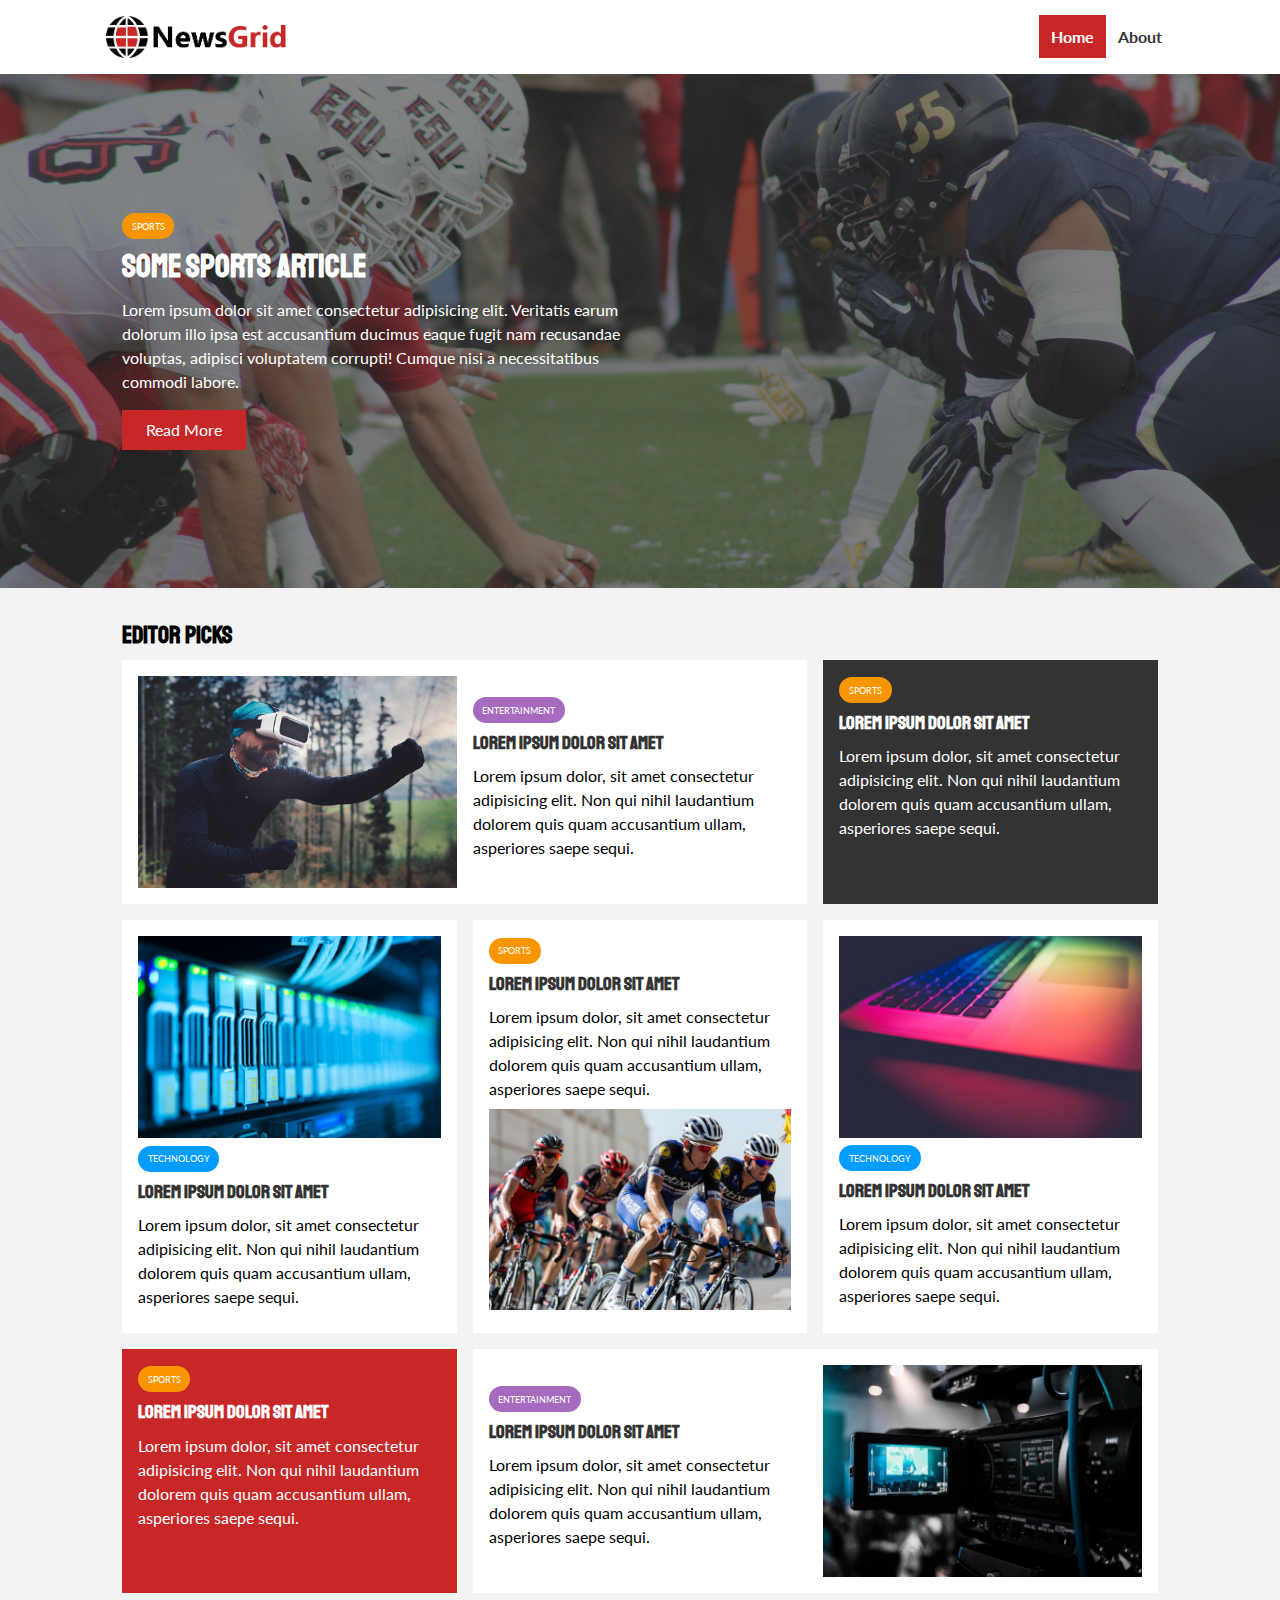
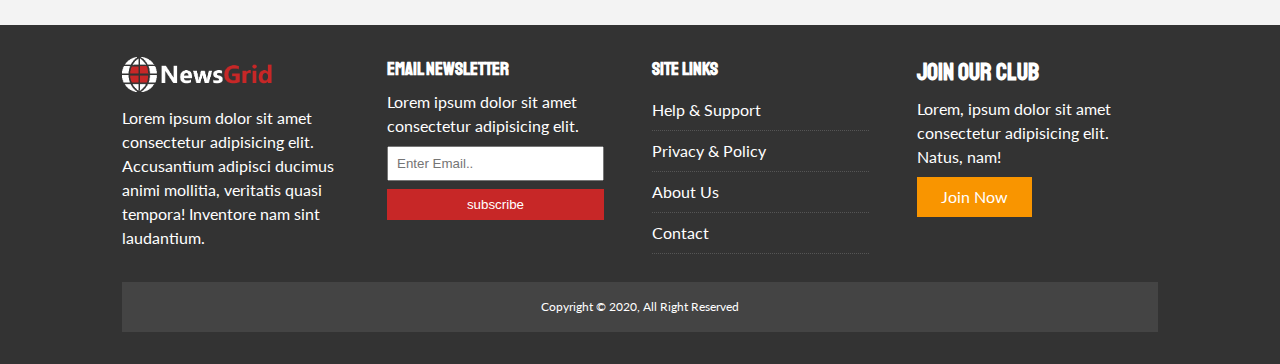
<file: index.html>
<!DOCTYPE html>
<html lang="en">
<head>
    <meta charset="UTF-8">
    <meta name="viewport" content="width=device-width, initial-scale=1.0">
    <link rel="stylesheet" href="https://use.fontawesome.com/releases/v5.14.0/css/all.css" integrity="sha384-HzLeBuhoNPvSl5KYnjx0BT+WB0QEEqLprO+NBkkk5gbc67FTaL7XIGa2w1L0Xbgc" crossorigin="anonymous">
    <link href="https://fonts.googleapis.com/css2?family=Lato&family=Staatliches&display=swap" rel="stylesheet">
    <link rel="stylesheet" href="style.css">
    <link rel="stylesheet" media="screen and (max-width:768px)" href="mobile.css">
    <title>NewsGrid | Latest News</title>
</head>
<body>
    <nav id="main-nav">
        <div class="container">
            <img src="img/logo.png" alt="NewsGrid" class="logo">
            <div class="social">
                <a href="http://facebook.com" target="_blank"><i class="fab fa-facebook fa-2x"></i></a>
                <a href="http://twitter.com" target="_blank"><i class="fab fa-twitter fa-2x"></i></a>
                <a href="http://instagram.com" target="_blank"><i class="fab fa-instagram fa-2x"></i></a>
                <a href="http://youtube.com" target="_blank"><i class="fab fa-youtube fa-2x"></i></a>
            </div>
            <ul>
                <li><a class="current" href="index.html">Home</a></li>
                <li><a href="about.html">About</a></li>
            </div>
            </ul>
        </div>
    </nav>

    <!-- Showcase -->

    <header id="showcase">
        <div class="container">
            <div class="showcase-container">
                <div class="showcase-content">
                    <div class="category category-sports">Sports</div>
                    <h1 id="mars">Some Sports Article</h1>
                    <p>Lorem ipsum dolor sit amet consectetur adipisicing elit. Veritatis earum dolorum illo ipsa est accusantium ducimus eaque fugit nam recusandae voluptas, adipisci voluptatem corrupti! Cumque nisi a necessitatibus commodi labore.</p>
                    <a href="article.html" class="btn btn-primary">Read More</a>
                </div>
            </div>
        </div>
    </header>

    <!-- Home Articles -->
    <section id="home-articles" class="py-2">
        <div class="container">
            <h2>Editor Picks</h2>
            <div class="articles-container">
                <article class="card">
                    <img src="img/articles/ent1.jpg" alt="">
                    <div>
                        <div class="category category-ent">Entertainment</div>
                        <h3>
                            <a href="article.html" class="earth">Lorem ipsum dolor sit amet</a>
                        </h3>
                        <p>Lorem ipsum dolor, sit amet consectetur adipisicing elit. Non qui nihil laudantium dolorem quis quam accusantium ullam, asperiores saepe sequi.</p>
                    </div>
                </article>
                <article class="card bg-dark">
                        <div class="category category-sports">Sports</div>
                        <h3>
                            <a href="article.html" class="earth">Lorem ipsum dolor sit amet</a>
                        </h3>
                        <p>Lorem ipsum dolor, sit amet consectetur adipisicing elit. Non qui nihil laudantium dolorem quis quam accusantium ullam, asperiores saepe sequi.</p>
                </article>
                <article class="card">
                    <img src="img/articles/tech1.jpg" alt="">
                    <div class="category category-tech">Technology</div>
                    <h3>
                        <a href="article.html" class="earth">Lorem ipsum dolor sit amet</a>
                    </h3>
                    <p>Lorem ipsum dolor, sit amet consectetur adipisicing elit. Non qui nihil laudantium dolorem quis quam accusantium ullam, asperiores saepe sequi.</p>
            </article>
            <article class="card">
                <div class="category category-sports">Sports</div>
                <h3>
                    <a href="article.html" class="earth">Lorem ipsum dolor sit amet</a>
                </h3>
                <p>Lorem ipsum dolor, sit amet consectetur adipisicing elit. Non qui nihil laudantium dolorem quis quam accusantium ullam, asperiores saepe sequi.</p>
                <img src="img/articles/sports1.jpg" alt="">
            </article>
            <article class="card">
                <img src="img/articles/tech2.jpg" alt="">
                <div class="category category-tech">Technology</div>
                <h3>
                    <a href="article.html" class="earth">Lorem ipsum dolor sit amet</a>
                </h3>
                <p>Lorem ipsum dolor, sit amet consectetur adipisicing elit. Non qui nihil laudantium dolorem quis quam accusantium ullam, asperiores saepe sequi.</p>
            </article>
            <article class="card bg-primary">
                <div class="category category-sports">Sports</div>
                <h3>
                    <a href="article.html" class="earth">Lorem ipsum dolor sit amet</a>
                </h3>
                <p>Lorem ipsum dolor, sit amet consectetur adipisicing elit. Non qui nihil laudantium dolorem quis quam accusantium ullam, asperiores saepe sequi.</p>
            </article>
            <article class="card">
                <div>
                    <div class="category category-ent">Entertainment</div>
                    <h3>
                        <a href="article.html" class="earth">Lorem ipsum dolor sit amet</a>
                    </h3>
                    <p>Lorem ipsum dolor, sit amet consectetur adipisicing elit. Non qui nihil laudantium dolorem quis quam accusantium ullam, asperiores saepe sequi.</p>
                </div>
                <img src="img/articles/ent2.jpg" alt="">
            </article>
            </div>
        </div>
    </section>

    <!-- Footer -->
    <footer id="main-footer" class="py-2">
        <div class="container footer-container">
            <div>
                <img src="img/logo_light.png" alt="NewsGrid">
                <p>Lorem ipsum dolor sit amet consectetur adipisicing elit. Accusantium adipisci ducimus animi mollitia, veritatis quasi tempora! Inventore nam sint laudantium.</p>
            </div>
            <div>
                <h3>Email Newsletter</h3>
                <p>Lorem ipsum dolor sit amet consectetur adipisicing elit.</p>
                <form method="POST" date-netlify="true" name="contact">
                    <input type="email" placeholder="Enter Email..">
                    <input type="submit" value="subscribe" class="btn btn-primary">
                </form>
            </div>
            <div>
                <h3>Site Links</h3>
                <ul class="list">
                    <li><a href="#">Help & Support</a></li>
                    <li><a href="#">Privacy & Policy</a></li>
                    <li><a href="#">About Us</a></li>
                    <li><a href="#">Contact</a></li>
                </ul>
            </div>
            <div>
                <h2>Join Our Club</h2>
                <p>Lorem, ipsum dolor sit amet consectetur adipisicing elit. Natus, nam!</p>
                <a href="#" class="btn btn-secondary">Join Now</a>
            </div>
            <div>
                <p>
                    Copyright &copy; 2020, All Right Reserved
                </p>
            </div>
        </div>
    </footer>
</body> 
</html>
</file>
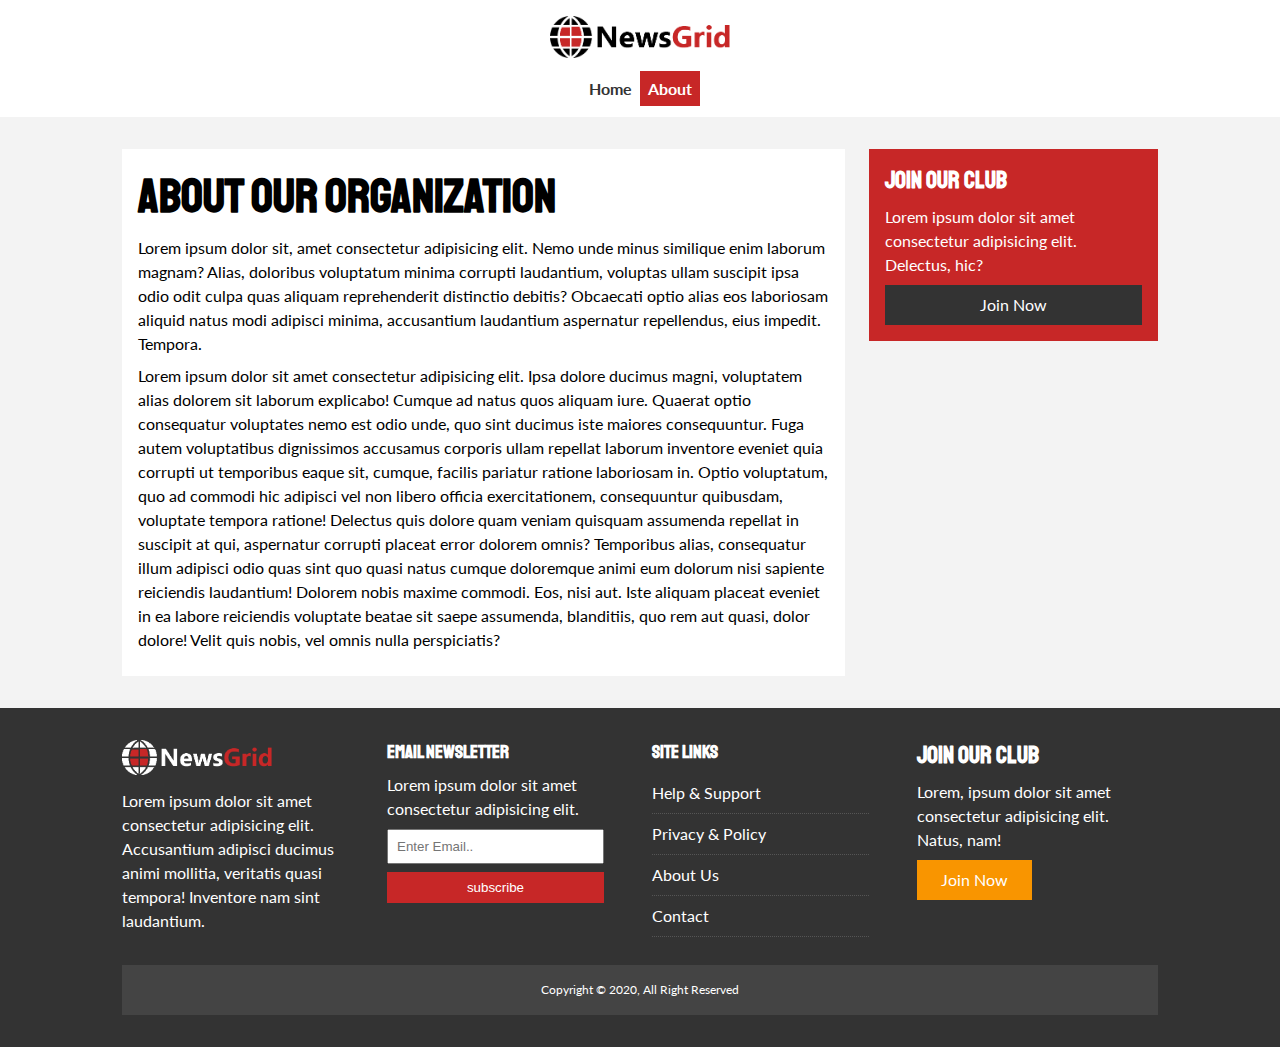
<file: about.html>
<!DOCTYPE html>
<html lang="en">
<head>
    <meta charset="UTF-8">
    <meta name="viewport" content="width=device-width, initial-scale=1.0">
    <link rel="stylesheet" href="style.css">
    <link rel="stylesheet" href="mobile.css">
    <link rel="stylesheet" href="https://use.fontawesome.com/releases/v5.14.0/css/all.css" integrity="sha384-HzLeBuhoNPvSl5KYnjx0BT+WB0QEEqLprO+NBkkk5gbc67FTaL7XIGa2w1L0Xbgc" crossorigin="anonymous">
    <link href="https://fonts.googleapis.com/css2?family=Lato&family=Staatliches&display=swap" rel="stylesheet">
    <title>NewsGrid | About</title>
</head>
<body>
    <nav id="main-nav">
        <div class="container">
            <img src="img/logo.png" alt="NewsGrid" class="logo">
            <div class="social">
                <a href="http://facebook.com" target="_blank"><i class="fab fa-facebook fa-2x"></i></a>
                <a href="http://twitter.com" target="_blank"><i class="fab fa-twitter fa-2x"></i></a>
                <a href="http://instagram.com" target="_blank"><i class="fab fa-instagram fa-2x"></i></a>
                <a href="http://youtube.com" target="_blank"><i class="fab fa-youtube fa-2x"></i></a>
            </div>
            <ul>
                <li><a href="index.html">Home</a></li>
                <li><a class="current" href="about.html">About</a></li>
            </div>
            </ul>
        </div>
    </nav>

    <section id="about">
        <div class="container">
            <div class="page-container">
                <article class="card">
                    <h1 class="l-heading">About Our Organization</h1>
                    <p>Lorem ipsum dolor sit, amet consectetur adipisicing elit. Nemo unde minus similique enim laborum magnam? Alias, doloribus voluptatum minima corrupti laudantium, voluptas ullam suscipit ipsa odio odit culpa quas aliquam reprehenderit distinctio debitis? Obcaecati optio alias eos laboriosam aliquid natus modi adipisci minima, accusantium laudantium aspernatur repellendus, eius impedit. Tempora.</p>
                    <p>Lorem ipsum dolor sit amet consectetur adipisicing elit. Ipsa dolore ducimus magni, voluptatem alias dolorem sit laborum explicabo! Cumque ad natus quos aliquam iure. Quaerat optio consequatur voluptates nemo est odio unde, quo sint ducimus iste maiores consequuntur. Fuga autem voluptatibus dignissimos accusamus corporis ullam repellat laborum inventore eveniet quia corrupti ut temporibus eaque sit, cumque, facilis pariatur ratione laboriosam in. Optio voluptatum, quo ad commodi hic adipisci vel non libero officia exercitationem, consequuntur quibusdam, voluptate tempora ratione! Delectus quis dolore quam veniam quisquam assumenda repellat in suscipit at qui, aspernatur corrupti placeat error dolorem omnis? Temporibus alias, consequatur illum adipisci odio quas sint quo quasi natus cumque doloremque animi eum dolorum nisi sapiente reiciendis laudantium! Dolorem nobis maxime commodi. Eos, nisi aut. Iste aliquam placeat eveniet in ea labore reiciendis voluptate beatae sit saepe assumenda, blanditiis, quo rem aut quasi, dolor dolore! Velit quis nobis, vel omnis nulla perspiciatis?</p>
                </article>
                <aside class="card bg-primary">
                    <h2>Join Our Club</h2>
                    <p>Lorem ipsum dolor sit amet consectetur adipisicing elit. Delectus, hic?</p>
                    <a href="#" class="btn btn-dark btn-block">Join Now</a>
                </aside>
            </div>
        </div>
    </section>

    <!-- Footer -->
    <footer id="main-footer" class="py-2">
        <div class="container footer-container">
            <div>
                <img src="img/logo_light.png" alt="NewsGrid">
                <p>Lorem ipsum dolor sit amet consectetur adipisicing elit. Accusantium adipisci ducimus animi mollitia, veritatis quasi tempora! Inventore nam sint laudantium.</p>
            </div>
            <div>
                <h3>Email Newsletter</h3>
                <p>Lorem ipsum dolor sit amet consectetur adipisicing elit.</p>
                <form method="POST" date-netlify="true" name="contact">
                    <input type="email" placeholder="Enter Email..">
                    <input type="submit" value="subscribe" class="btn btn-primary">
                </form>
            </div>
            <div>
                <h3>Site Links</h3>
                <ul class="list">
                    <li><a href="#">Help & Support</a></li>
                    <li><a href="#">Privacy & Policy</a></li>
                    <li><a href="#">About Us</a></li>
                    <li><a href="#">Contact</a></li>
                </ul>
            </div>
            <div>
                <h2>Join Our Club</h2>
                <p>Lorem, ipsum dolor sit amet consectetur adipisicing elit. Natus, nam!</p>
                <a href="#" class="btn btn-secondary">Join Now</a>
            </div>
            <div>
                <p>
                    Copyright &copy; 2020, All Right Reserved
                </p>
            </div>
        </div>
    </footer>
</body> 
</html>
</file>
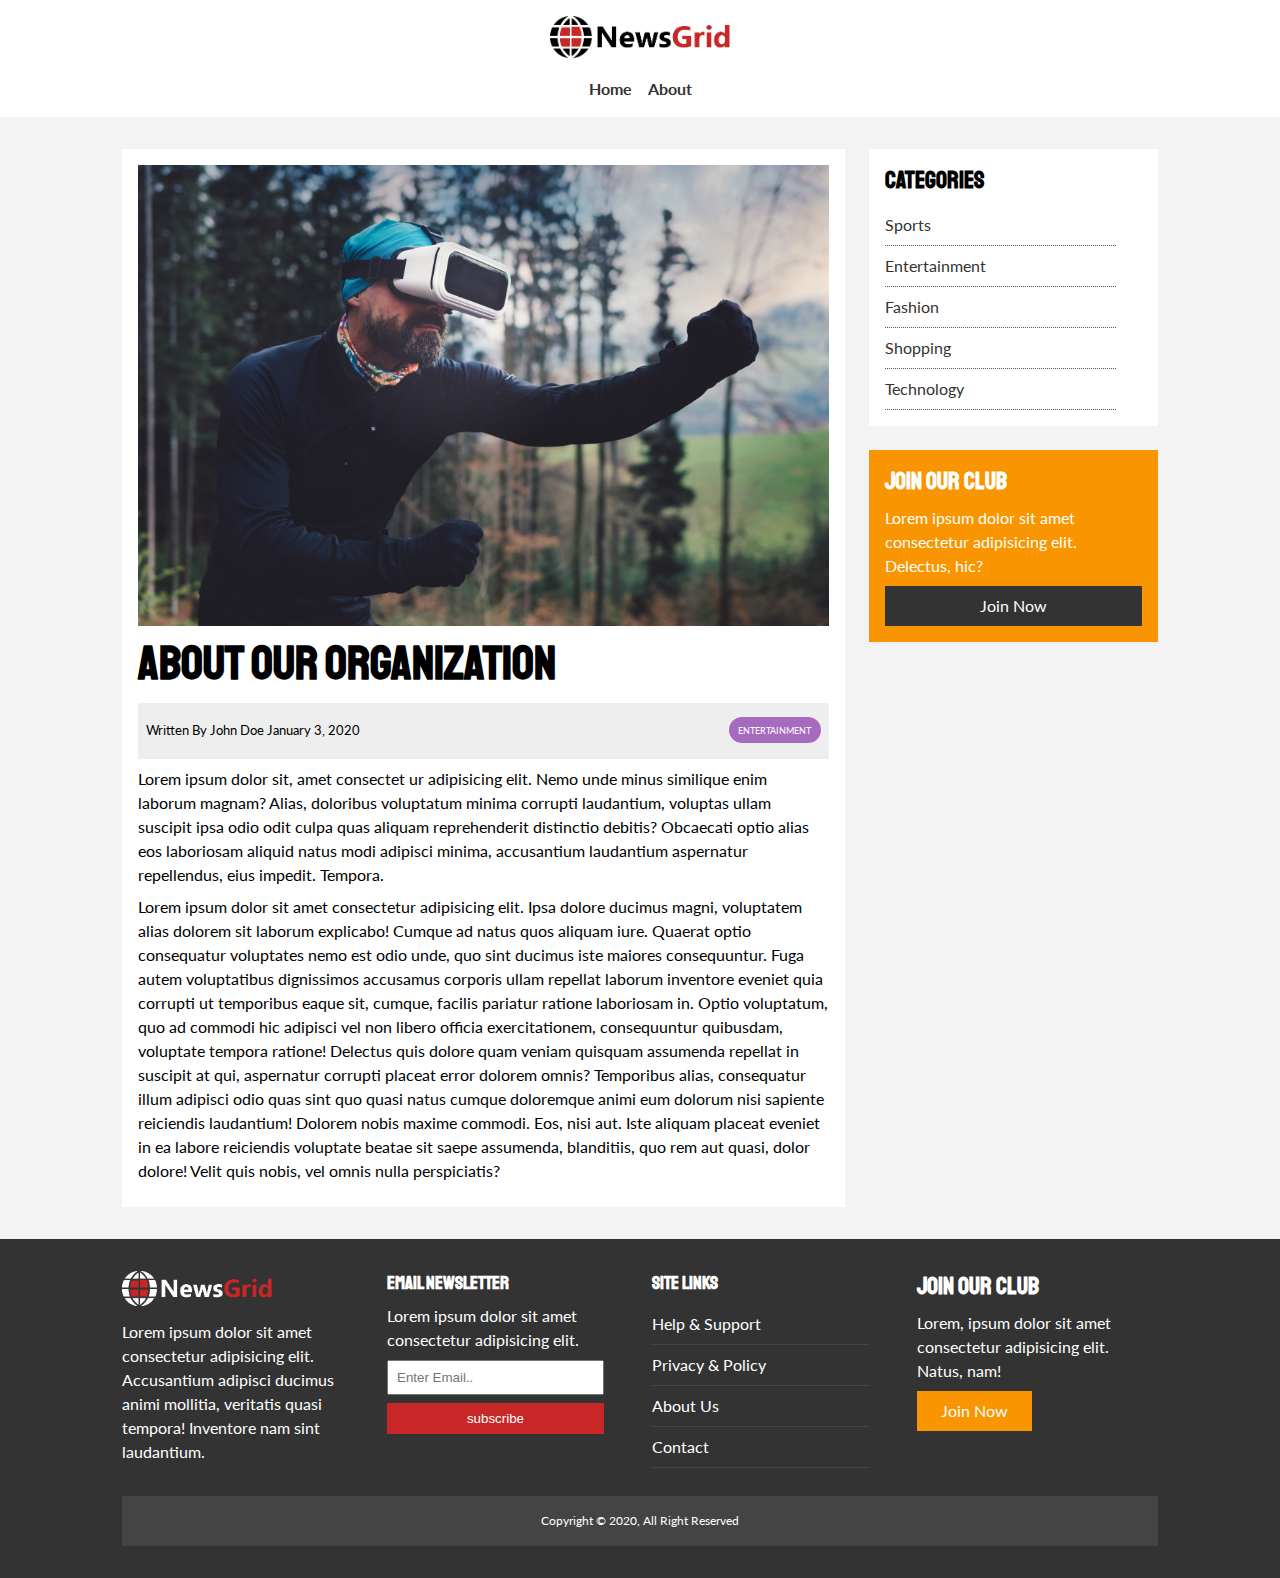
<file: article.html>
<!DOCTYPE html>
<html lang="en">
<head>
    <meta charset="UTF-8">
    <meta name="viewport" content="width=device-width, initial-scale=1.0">
    <link rel="stylesheet" href="style.css">
    <link rel="stylesheet" href="mobile.css">
    <link rel="stylesheet" href="https://use.fontawesome.com/releases/v5.14.0/css/all.css" integrity="sha384-HzLeBuhoNPvSl5KYnjx0BT+WB0QEEqLprO+NBkkk5gbc67FTaL7XIGa2w1L0Xbgc" crossorigin="anonymous">
    <link href="https://fonts.googleapis.com/css2?family=Lato&family=Staatliches&display=swap" rel="stylesheet">
    <title>NewsGrid | Latest News</title>
</head>
<body>
    <nav id="main-nav">
        <div class="container">
            <img src="img/logo.png" alt="NewsGrid" class="logo">
            <div class="social">
                <a href="http://facebook.com" target="_blank"><i class="fab fa-facebook fa-2x"></i></a>
                <a href="http://twitter.com" target="_blank"><i class="fab fa-twitter fa-2x"></i></a>
                <a href="http://instagram.com" target="_blank"><i class="fab fa-instagram fa-2x"></i></a>
                <a href="http://youtube.com" target="_blank"><i class="fab fa-youtube fa-2x"></i></a>
            </div>
            <ul>
                <li><a href="index.html">Home</a></li>
                <li><a href="about.html">About</a></li>
            </div>
            </ul>
        </div>
    </nav>

    <section id="article">
        <div class="container">
            <div class="page-container">
                <article class="card">
                    <img src="img/articles/ent1.jpg" alt="">
                    <h1 class="l-heading">About Our Organization</h1>
                    <div class="meta">
                        <small>
                            <i class="fas fa-user"></i> Written By John Doe January 3, 2020
                        </small>
                        <div class="category category-ent">Entertainment</div>
                    </div>
                    <p>Lorem ipsum dolor sit, amet consectet    ur adipisicing elit. Nemo unde minus similique enim laborum magnam? Alias, doloribus voluptatum minima corrupti laudantium, voluptas ullam suscipit ipsa odio odit culpa quas aliquam reprehenderit distinctio debitis? Obcaecati optio alias eos laboriosam aliquid natus modi adipisci minima, accusantium laudantium aspernatur repellendus, eius impedit. Tempora.</p>
                    <p>Lorem ipsum dolor sit amet consectetur adipisicing elit. Ipsa dolore ducimus magni, voluptatem alias dolorem sit laborum explicabo! Cumque ad natus quos aliquam iure. Quaerat optio consequatur voluptates nemo est odio unde, quo sint ducimus iste maiores consequuntur. Fuga autem voluptatibus dignissimos accusamus corporis ullam repellat laborum inventore eveniet quia corrupti ut temporibus eaque sit, cumque, facilis pariatur ratione laboriosam in. Optio voluptatum, quo ad commodi hic adipisci vel non libero officia exercitationem, consequuntur quibusdam, voluptate tempora ratione! Delectus quis dolore quam veniam quisquam assumenda repellat in suscipit at qui, aspernatur corrupti placeat error dolorem omnis? Temporibus alias, consequatur illum adipisci odio quas sint quo quasi natus cumque doloremque animi eum dolorum nisi sapiente reiciendis laudantium! Dolorem nobis maxime commodi. Eos, nisi aut. Iste aliquam placeat eveniet in ea labore reiciendis voluptate beatae sit saepe assumenda, blanditiis, quo rem aut quasi, dolor dolore! Velit quis nobis, vel omnis nulla perspiciatis?</p>
                </article>

                <aside id="categories" class="card">
                    <h2>Categories</h2>
                    <ul class="list">
                        <li><a href="#"><i class="fas fa-chevron-right"></i>Sports</a></li>
                        <li><a href="#"><i class="fas fa-chevron-right"></i>Entertainment</a></li>
                        <li><a href="#"><i class="fas fa-chevron-right"></i>Fashion</a></li>
                        <li><a href="#"><i class="fas fa-chevron-right"></i>Shopping</a></li>
                        <li><a href="#"><i class="fas fa-chevron-right"></i>Technology</a></li>
                    </ul>
                </aside>
                    
                <aside class="card bg-secondary">
                    <h2>Join Our Club</h2>
                    <p>Lorem ipsum dolor sit amet consectetur adipisicing elit. Delectus, hic?</p>
                    <a href="#" class="btn btn-dark btn-block">Join Now</a>
                </aside>
            </div>
        </div>
    </section>

    <!-- Footer -->
    <footer id="main-footer" class="py-2">
        <div class="container footer-container">
            <div>
                <img src="img/logo_light.png" alt="NewsGrid">
                <p>Lorem ipsum dolor sit amet consectetur adipisicing elit. Accusantium adipisci ducimus animi mollitia, veritatis quasi tempora! Inventore nam sint laudantium.</p>
            </div>
            <div>
                <h3>Email Newsletter</h3>
                <p>Lorem ipsum dolor sit amet consectetur adipisicing elit.</p>
                <form method="POST" date-netlify="true" name="contact">
                    <input type="email" placeholder="Enter Email..">
                    <input type="submit" value="subscribe" class="btn btn-primary">
                </form>
            </div>
            <div>
                <h3>Site Links</h3>
                <ul class="list">
                    <li><a href="#">Help & Support</a></li>
                    <li><a href="#">Privacy & Policy</a></li>
                    <li><a href="#">About Us</a></li>
                    <li><a href="#">Contact</a></li>
                </ul>
            </div>
            <div>
                <h2>Join Our Club</h2>
                <p>Lorem, ipsum dolor sit amet consectetur adipisicing elit. Natus, nam!</p>
                <a href="#" class="btn btn-secondary">Join Now</a>
            </div>
            <div>
                <p>
                    Copyright &copy; 2020, All Right Reserved
                </p>
            </div>
        </div>
    </footer>
</body> 
</html>
</file>
<file: style.css>
:root {
    --primary-color: #c72727;
    --secondary-color: #f99500;
    --light-color: #f3f3f3;
    --dark-color: #333;
    --max-width: 1100px;
}

.category {
    --sport-color: #f99500;
    --ent-color: #a66bbe;
    --tech-color: #009cff;
}

* {
    margin: 0;
    padding: 0;
    box-sizing: border-box;
    /* border: 1px solid rgb(153, 248, 0); */
}

body {
    font-family: 'Lato', sans-serif;
    line-height: 1.5;
    background: var(--light-color);
}

a {
    color: #333;
    text-decoration: none;
    margin: 0;
}

ul {
    list-style: none;
}

p {
    margin: .5rem 0;
}

img {
    width: 100%;
}

h1,h2,h3,h4,h5,h6 {
    font-family: 'Staatliches', cursive;
    margin-bottom: .55rem;
    line-height: 1.3;
}

/* Utility */
.container {
    max-width: var(--max-width);
    margin: auto;
    padding: 0 2rem;
    overflow: hidden;
}

.category {
    display: inline-block;
    color: #fff;
    font-size: .55rem;
    text-transform: uppercase;
    padding: 0.4rem 0.6rem;
    border-radius: 15px;
    margin-bottom: 0.5rem;
}

.category-sports {background: var(--sport-color);}
.category-ent {background: var(--ent-color);}
.category-tech {background: var(--tech-color);}

.btn {
    display: inline-block;
    border: none;
    background: var(--dark-color);
    color: #fff;
    padding: .5rem 1.5rem;
}

.btn-light { background: var(--light-color);}
.btn-primary { background: var(--primary-color);}
.btn-secondary { background: var(--secondary-color);}

.btn-block {
    display: block;
    width: 100%;
    text-align: center;
}

.btn:hover{
    opacity: 0.85;
}

.card {
    background: #fff;
    padding: 1rem;
}

.bg-dark {
    background: var(--dark-color);
    color: #fff;
}

.bg-primary {
    background: var(--primary-color);
    color: #fff;
}

.bg-secondary {
    background: var(--secondary-color);
    color: #fff;
}

.bg-dark h1,
.bg-dark h2,
.bg-dark h3,
.bg-dark a,
.bg-primary h1,
.bg-primary h2,
.bg-primary h3,
.bg-primary a,
.bg-secondary h1,
.bg-secondary h2,
.bg-secondary h3,
.bg-secondary a {
    color: #fff;
}

.py-1 { padding: 1.5rem 0;}
.py-2 { padding: 2rem 0;}
.py-3 { padding: 3rem 0;}
.p-1 { padding: 1.5rem;}
.p-2 { padding: 2rem;}
.p-3 { padding: 3rem;}

.l-heading {
    font-size: 3rem;

}
.list li {
    padding: .5rem 0;
    border-bottom: #555 dotted 1px;
    width: 90%;
}

.list li a:hover {
    color: var(--primary-color) !important;
}

/* Inner Page Container */
.page-container {
    display:grid;
    margin: 2rem 0;
    grid-gap: 1.5rem;
    grid-template-columns: 5fr 2fr;
}

.page-container > *:first-child {
    grid-row: 1 / span 3;
}

/* Navigation */

#main-nav {
    background: #fff;
    position: sticky;
    top: 0;
    z-index: 2;
}

#main-nav .container {
    display: grid;
    grid-template-columns: 6fr 3fr 2fr;
    padding: 1rem;
    align-items: center;
}

#main-nav .logo {
    width:180px
}

#main-nav ul {
    justify-self: end;
    display: flex;
}

#main-nav ul li a {
    padding: 0.75rem;
    font-weight: bold;
}

#main-nav ul li a.current {
    background: var(--primary-color);
    color: #fff;
}

#main-nav ul li a:hover {
    background: var(--light-color);
    color: var(--dark-color);
}

#main-nav .social {
    justify-self: center;
}

#main-nav .social i {
    color:#777;
    margin-right: 0.5rem;
}

/* showcase */

#showcase {
    color:#fff;
    background: #333;
    padding: 2rem;
    position: relative;
}

#showcase:before {
    content: '';
    background: url('img/featured.jpg') no-repeat center center/cover;
    position: absolute;
    top: 0;
    left: 0;
    height: 100%;
    width: 100%;
    opacity: 0.4;
}

#showcase .showcase-container {
    display: grid;
    grid-template-columns: repeat(2, 1fr);
    justify-content: center;
    align-items: center;
    height: 50vh;
}

#showcase .showcase-content {
    z-index: 1;
}

#showcase .showcase-content p {
    margin-bottom: 1rem;
}

/* Home articles */
#home-articles .articles-container {
    display:grid;
    grid-template-columns: repeat(3, 1fr);
    grid-gap: 1rem;
}

#home-articles .articles-container > *:first-child,
#home-articles .articles-container > *:last-child {
    display: grid;
    grid-template-columns: repeat(2, 1fr);
    grid-gap: 1rem;
    grid-column: 1 / span 2;
    align-items: center;
}

#home-articles .articles-container > *:last-child {
    grid-column: 2 / span 2;
}

#article .meta {
    display: flex;
    justify-content: space-between;
    align-items: center;
    background: #eee;
    padding: 0.5rem;
}

#article .meta .category {
    margin-top: 0.4rem;
}
/* Footer */
#main-footer {
    background: var(--dark-color);
    color: #fff;
}

#main-footer img {
    width: 150px;
}

#main-footer a {
    color: #fff;
}

#main-footer .footer-container {
    display: grid;
    grid-template-columns: repeat(4, 1fr);
    grid-gap: 1.5rem;
}

#main-footer .footer-container > *:last-child {
    background: #444;
    grid-column: 1 / span 4;
    text-align: center;
    padding: .5rem;
    font-size: 0.75rem;
}

#main-footer .footer-container input[type='email'] {
    width: 90%;
    padding: 0.5rem;
    margin-bottom: 0.5rem;
}

#main-footer .footer-container input[type='submit'] {
    width: 90%;
}
</file>
<file: mobile.css>
/* Navigation */
#main-nav .social {
    display: none;
}

#main-nav .container {
    grid-template-columns: 1fr;
    grid-gap: 1.2rem;
}

#main-nav ul,
#main-nav .logo {
    justify-self: center;
}

#main-nav ul li a {
    padding: 0.5rem;
}

#home-articles .articles-container {
    grid-template-columns: repeat(2, 1fr);
}

#home-articles .articles-container > *:first-child,
#home-articles .articles-container > *:last-child {
    grid-template-columns: 1fr;
    grid-column: 1;
}

@media(max-width: 600px) {
    /* Stack Grid Item */
    #showcase .showcase-container,
    #home-articles .articles-container,
    #main-footer .footer-container {
        grid-template-columns: 1fr;
    }

    #main-footer .footer-container > *:last-child {
        grid-column: 1;
    }

    #main-footer .footer-container > * {
        border-bottom: #444 dotted 1px;
        padding-bottom: 1rem;
    }

    #main-footer .footer-container > *:last-child,
    #main-footer .footer-container > *:nth-child(3),
    #main-footer .footer-container > *:nth-child(4) {
        border: none;
    }

    .page-container {
        grid-template-columns: 1fr;
        text-align: center; 
    }

    .page-container > *:first-child {
        grid-row: 1;
    }

    .l-heading {
        font-size: 2rem;
    }
}
</file>
